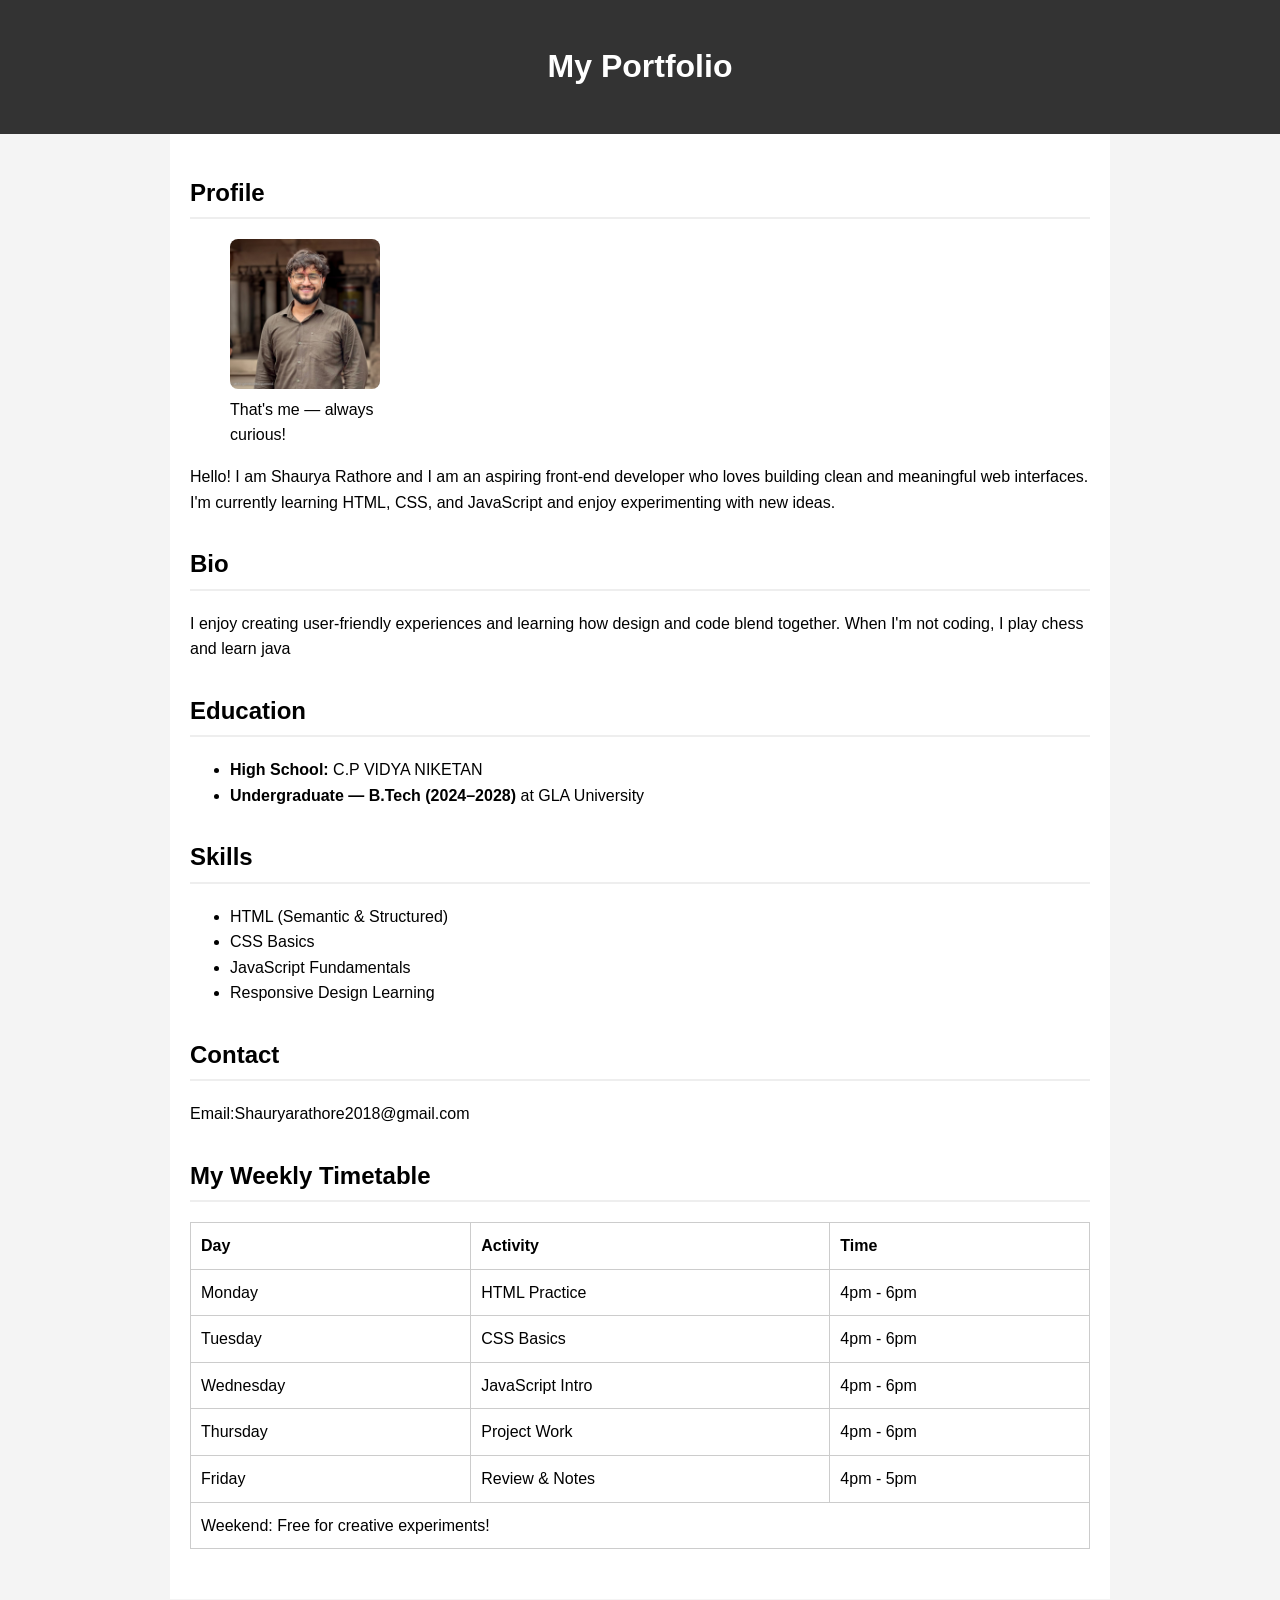
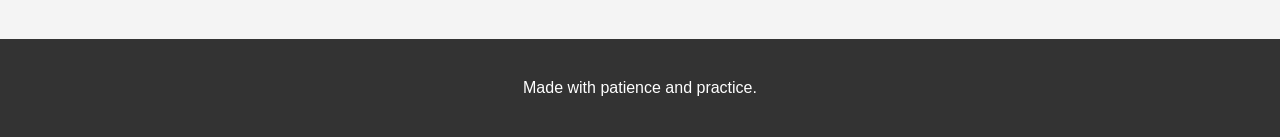
<file: EXPERIMENT 1/index.html>
<!DOCTYPE html>
<html lang="en">
<head>
  <meta charset="UTF-8" />
  <meta name="viewport" content="width=device-width, initial-scale=1.0" />
  <title>My Portfolio</title>
  <style>
    body {
      font-family: Arial, sans-serif;
      margin: 0;
      padding: 0;
      background: #f4f4f4;
      line-height: 1.6;
    }
    header {
      background: #333;
      color: #fff;
      padding: 20px;
      text-align: center;
    }
    main {
      max-width: 900px;
      margin: auto;
      padding: 20px;
      background: #fff;
    }
    figure {
      width: 150px;
    }
    img {
      width: 100%;
      border-radius: 8px;
    }
    section {
      margin-bottom: 30px;
    }
    h2 {
      border-bottom: 2px solid #eee;
      padding-bottom: 5px;
    }
    table {
      width: 100%;
      border-collapse: collapse;
    }
    th, td {
      padding: 10px;
      border: 1px solid #ccc;
      text-align: left;
    }
    footer {
      margin-top: 40px;
      text-align: center;
      padding: 20px;
      background: #333;
      color: #fff;
    }
  </style>
</head>
<body>
  <header>
    <h1>My Portfolio</h1>
  </header>

  <main>
    <section>
      <h2>Profile</h2>
      <figure>
        <img src="profile.jpg" alt="My photo" />
        <figcaption>That's me — always curious!</figcaption>
      </figure>
      <p>Hello! I am Shaurya Rathore and I am an aspiring front‑end developer who loves building clean and meaningful web interfaces. I'm currently learning HTML, CSS, and JavaScript and enjoy experimenting with new ideas.</p>
    </section>

    <section>
      <h2>Bio</h2>
      <p>I enjoy creating user‑friendly experiences and learning how design and code blend together. When I'm not coding, I play chess and learn java </p>
    </section>

    <section>
      <h2>Education</h2>
      <ul>
        <li><strong>High School:</strong> C.P VIDYA NIKETAN</li>
        <li><strong>Undergraduate — B.Tech (2024–2028)</strong> at GLA University</li>
      </ul>
    </section>

    <section>
      <h2>Skills</h2>
      <ul>
        <li>HTML (Semantic & Structured)</li>
        <li>CSS Basics</li>
        <li>JavaScript Fundamentals</li>
        <li>Responsive Design Learning</li>
      </ul>
    </section>

    <section>
      <h2>Contact</h2>
      <p>Email:Shauryarathore2018@gmail.com</p>
    </section>

    <section>
      <h2>My Weekly Timetable</h2>
      <table>
        <thead>
          <tr>
            <th>Day</th>
            <th>Activity</th>
            <th>Time</th>
          </tr>
        </thead>
        <tbody>
          <tr>
            <td>Monday</td>
            <td>HTML Practice</td>
            <td>4pm - 6pm</td>
          </tr>
          <tr>
            <td>Tuesday</td>
            <td>CSS Basics</td>
            <td>4pm - 6pm</td>
          </tr>
          <tr>
            <td>Wednesday</td>
            <td>JavaScript Intro</td>
            <td>4pm - 6pm</td>
          </tr>
          <tr>
            <td>Thursday</td>
            <td>Project Work</td>
            <td>4pm - 6pm</td>
          </tr>
          <tr>
            <td>Friday</td>
            <td>Review & Notes</td>
            <td>4pm - 5pm</td>
          </tr>
        </tbody>
        <tfoot>
          <tr>
            <td colspan="3">Weekend: Free for creative experiments!</td>
          </tr>
        </tfoot>
      </table>
    </section>
  </main>

  <footer>
    <p>Made with patience and practice.</p>
  </footer>
</body>
</html>
</file>
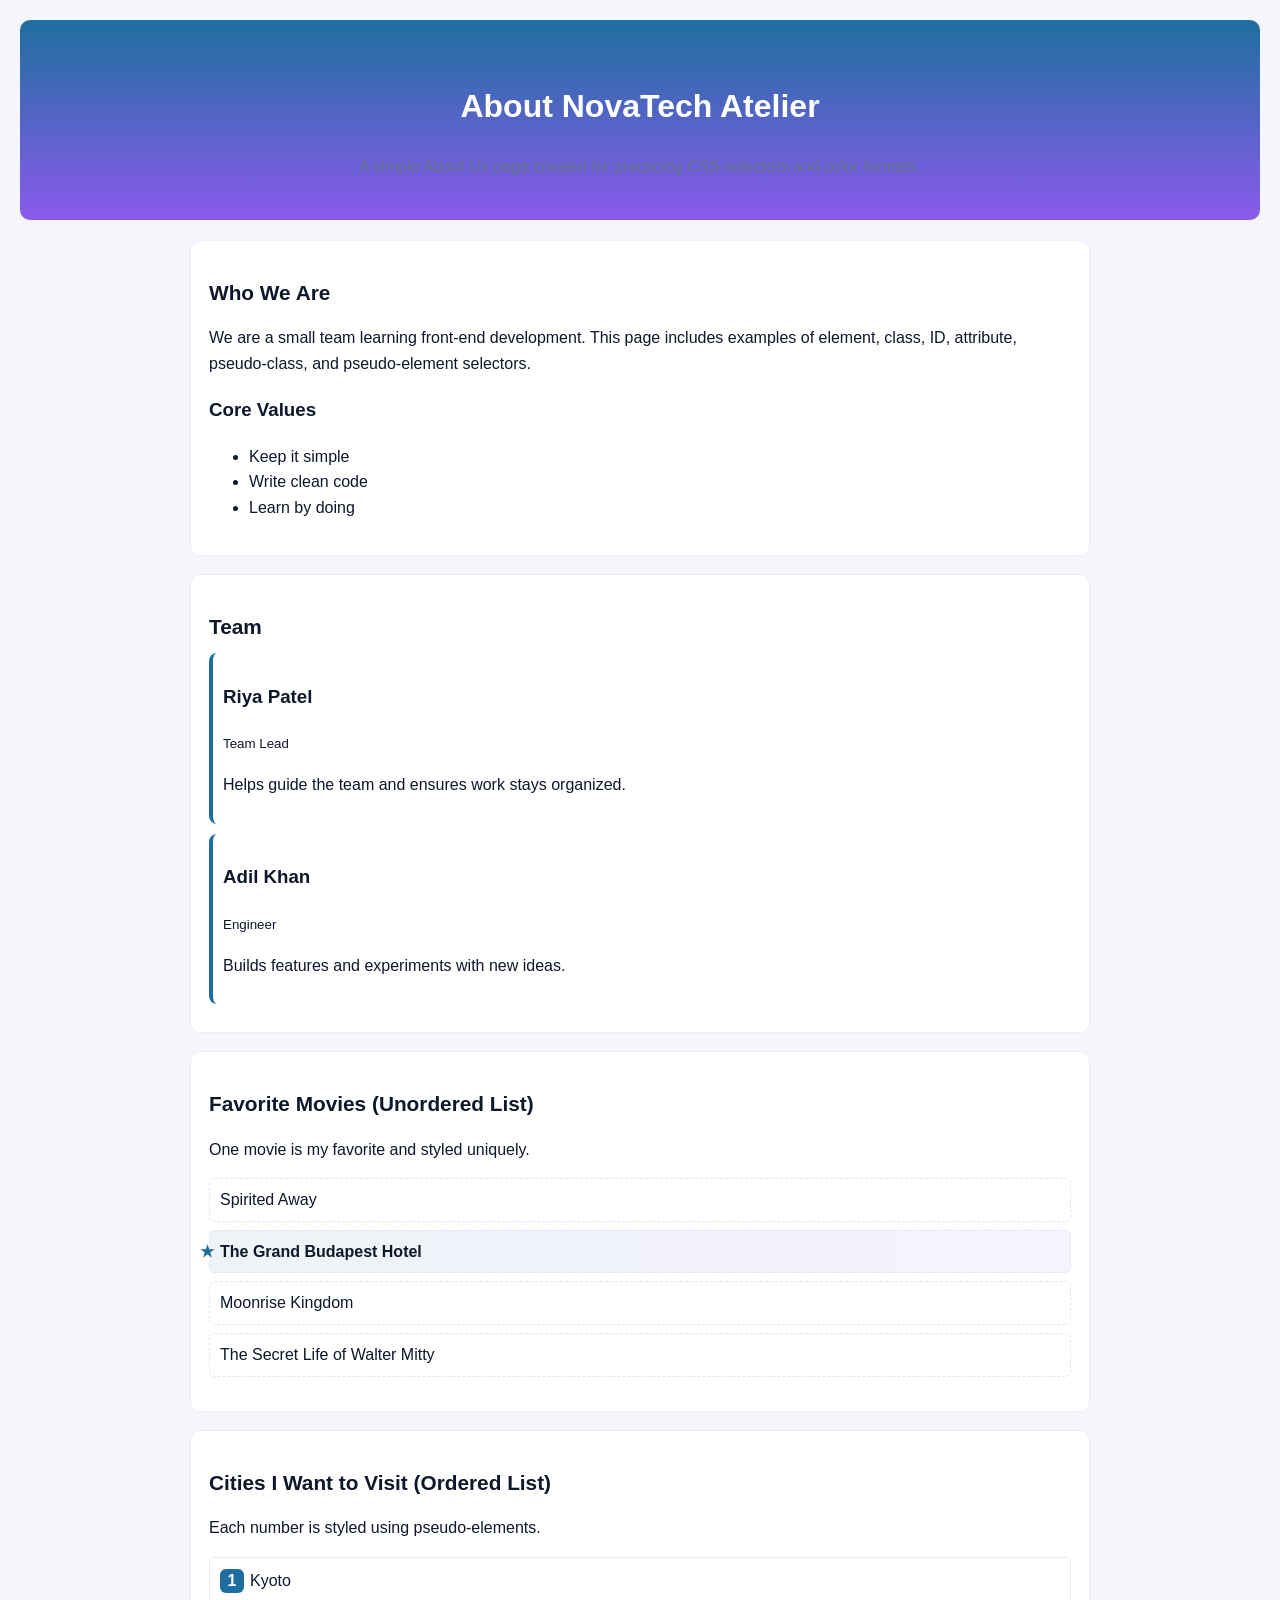
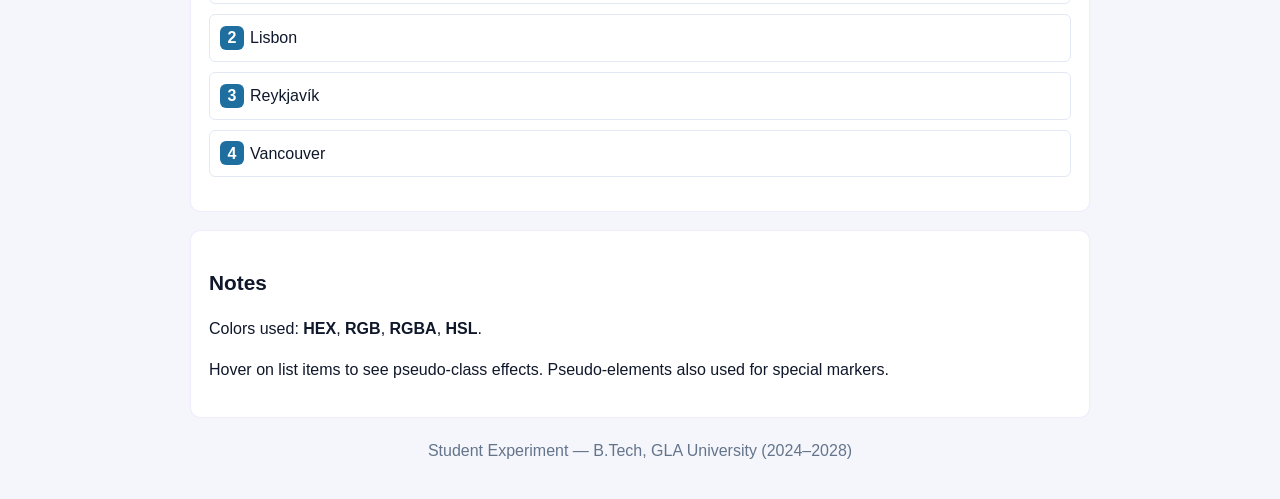
<file: EXPERIMENT 2/index.html>
<!DOCTYPE html>
<html lang="en">
  <head>
    <meta charset="UTF-8" />
    <meta name="viewport" content="width=device-width, initial-scale=1" />
    <title>Experiment 2 — About Us</title>
    <link rel="stylesheet" href="style.css" />
  </head>

  <body>
    <header id="about-header">
      <h1>About NovaTech Atelier</h1>
      <p class="lead">
        A simple About Us page created for practicing CSS selectors and color
        formats.
      </p>
    </header>

    <main class="container">
      <!-- Section: Who we are -->
      <section id="who" class="card">
        <h2 class="section-title">Who We Are</h2>
        <p>
          We are a small team learning front-end development. This page includes
          examples of element, class, ID, attribute, pseudo-class, and
          pseudo-element selectors.
        </p>

        <h3>Core Values</h3>
        <ul class="values">
          <li>Keep it simple</li>
          <li>Write clean code</li>
          <li>Learn by doing</li>
        </ul>
      </section>

      <!-- Section: Team -->
      <section id="team" class="card">
        <h2 class="section-title">Team</h2>

        <article class="member" data-role="lead">
          <h3>Riya Patel</h3>
          <small>Team Lead</small>
          <p>Helps guide the team and ensures work stays organized.</p>
        </article>

        <article class="member" data-role="engineer">
          <h3>Adil Khan</h3>
          <small>Engineer</small>
          <p>Builds features and experiments with new ideas.</p>
        </article>
      </section>

      <!-- Movies List -->
      <section id="movies" class="card">
        <h2 class="section-title">Favorite Movies (Unordered List)</h2>
        <p>One movie is my favorite and styled uniquely.</p>

        <ul class="movies">
          <li>Spirited Away</li>
          <li class="fav">The Grand Budapest Hotel</li>
          <li>Moonrise Kingdom</li>
          <li>The Secret Life of Walter Mitty</li>
        </ul>
      </section>

      <!-- Cities List -->
      <section id="cities" class="card">
        <h2 class="section-title">Cities I Want to Visit (Ordered List)</h2>
        <p>Each number is styled using pseudo-elements.</p>

        <ol class="cities">
          <li>Kyoto</li>
          <li>Lisbon</li>
          <li>Reykjavík</li>
          <li>Vancouver</li>
        </ol>
      </section>

      <!-- Notes -->
      <section id="notes" class="card">
        <h2 class="section-title">Notes</h2>
        <p>
          Colors used: <strong>HEX</strong>, <strong>RGB</strong>,
          <strong>RGBA</strong>, <strong>HSL</strong>.
        </p>
        <p class="small">
          Hover on list items to see pseudo-class effects. Pseudo-elements also
          used for special markers.
        </p>
      </section>
    </main>

    <footer class="site-footer">
      <p>Student Experiment — B.Tech, GLA University (2024–2028)</p>
    </footer>
  </body>
</html>
</file>
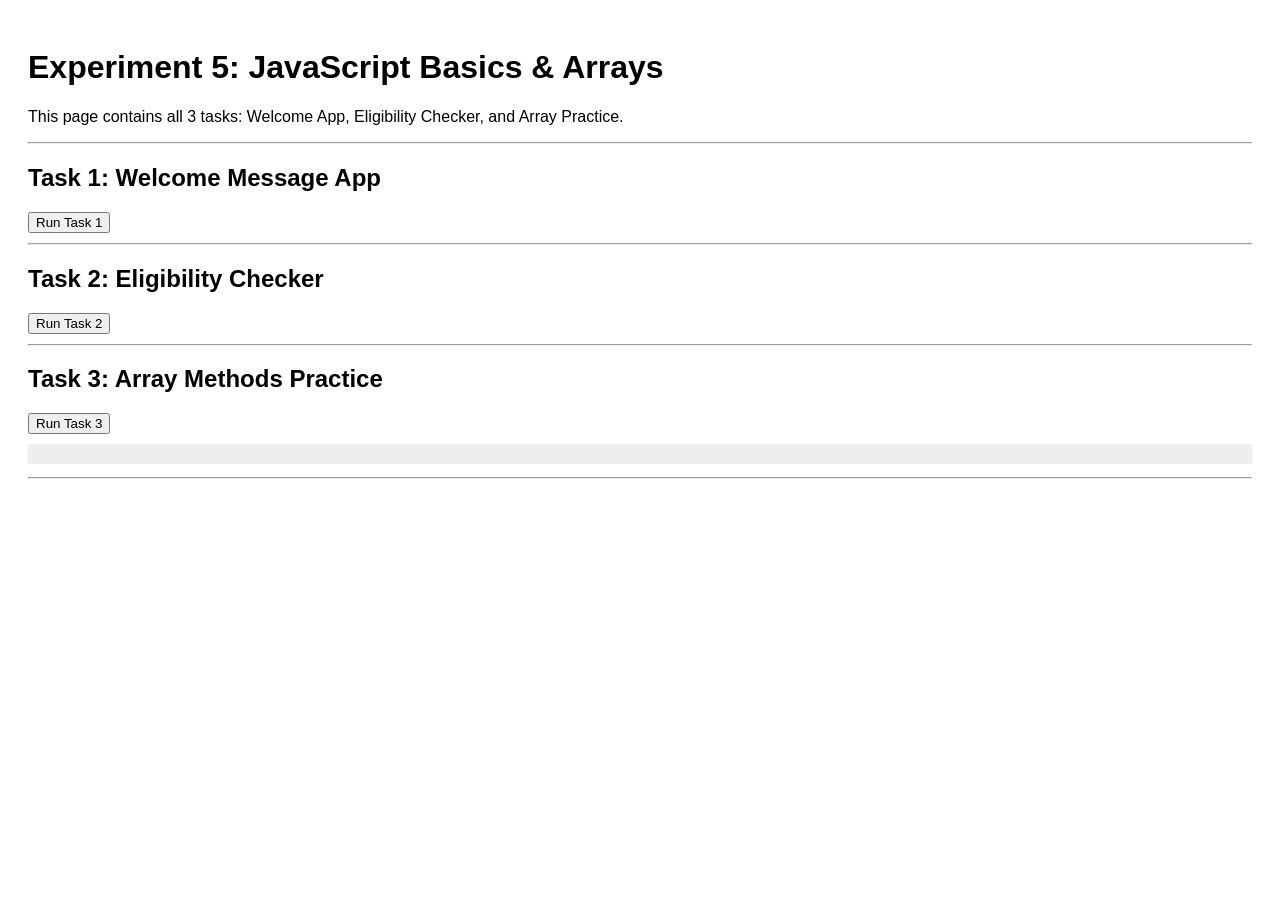
<file: EXPERIMENT 5/index.html>
<!DOCTYPE html>
<html lang="en">
<head>
  <meta charset="UTF-8">
  <meta name="viewport" content="width=device-width, initial-scale=1.0">
  <title>Experiment 5 - JavaScript Basics</title>
</head>

<body style="font-family: Arial; padding: 20px;">

  <h1>Experiment 5: JavaScript Basics & Arrays</h1>
  <p>This page contains all 3 tasks: Welcome App, Eligibility Checker, and Array Practice.</p>

  <hr>

  <!-- ================== TASK 1 ================== -->
  <h2>Task 1: Welcome Message App</h2>
  <button onclick="welcomeUser()">Run Task 1</button>
  <div id="task1Output" style="margin-top: 10px;"></div>
  <hr>

  <!-- ================== TASK 2 ================== -->
  <h2>Task 2: Eligibility Checker</h2>
  <button onclick="checkEligibility()">Run Task 2</button>
  <div id="task2Output" style="margin-top: 10px;"></div>
  <hr>

  <!-- ================== TASK 3 ================== -->
  <h2>Task 3: Array Methods Practice</h2>
  <button onclick="runArrayTasks()">Run Task 3</button>
  <pre id="task3Output" style="background:#eee; padding:10px; margin-top:10px;"></pre>

  <hr>

  <!-- Link to external JS file -->
  <script src="script.js"></script>

</body>
</html>
</file>
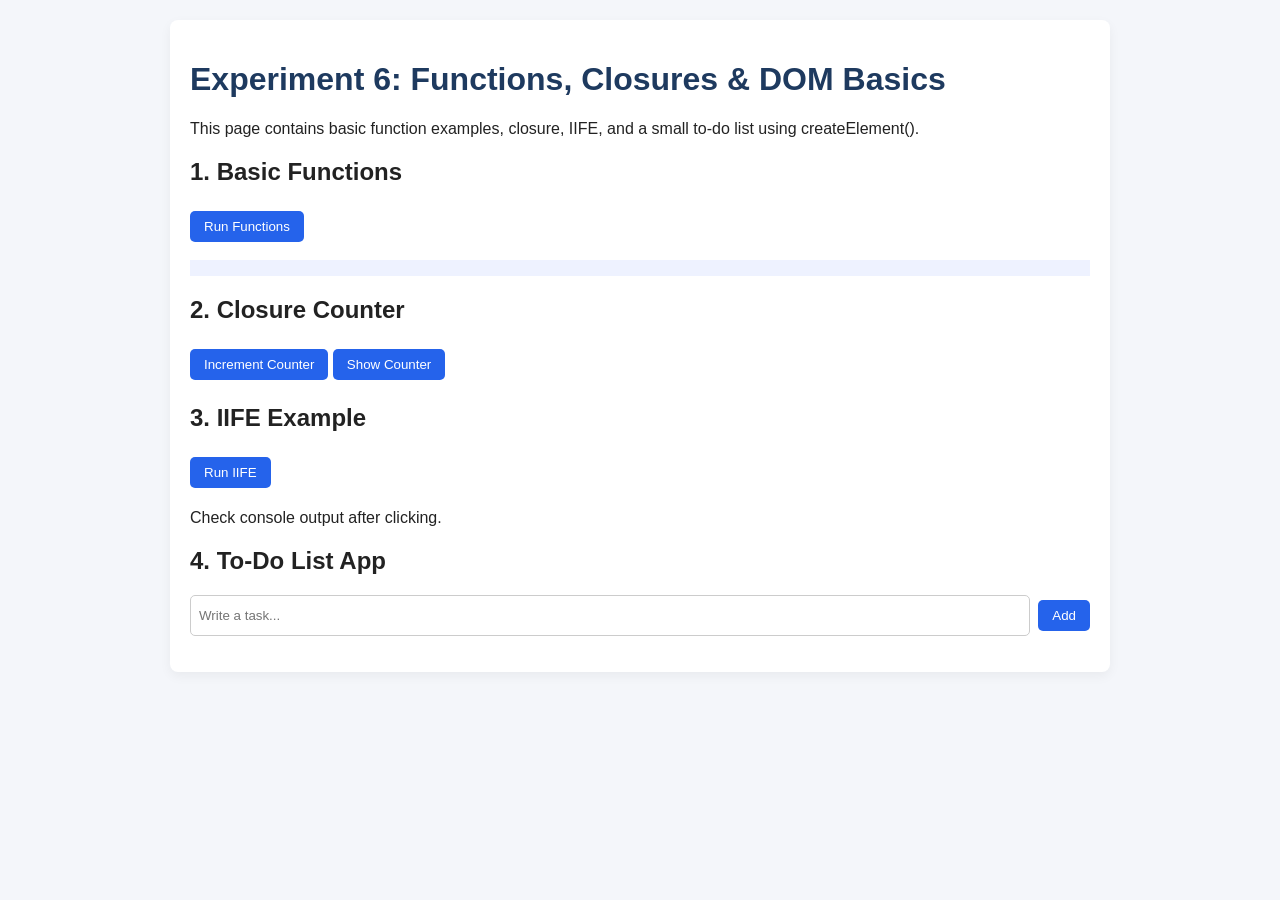
<file: EXPERIMENT 6/index.html>
<!DOCTYPE html>
<html lang="en">
<head>
  <meta charset="UTF-8">
  <meta name="viewport" content="width=device-width, initial-scale=1.0">
  <title>Experiment 6 - Functions, Closures & DOM Basics</title>
  <link rel="stylesheet" href="style.css">
</head>
<body>

  <main>
    <h1>Experiment 6: Functions, Closures & DOM Basics</h1>
    <p>This page contains basic function examples, closure, IIFE, and a small to-do list using createElement().</p>

    <!-- Functions -->
    <section>
      <h2>1. Basic Functions</h2>
      <button id="runFunctions">Run Functions</button>
      <pre id="functionsOutput"></pre>
    </section>

    <!-- Closure -->
    <section>
      <h2>2. Closure Counter</h2>
      <button id="incCounter">Increment Counter</button>
      <button id="showCounter">Show Counter</button>
      <p id="counterOutput"></p>
    </section>

    <!-- IIFE -->
    <section>
      <h2>3. IIFE Example</h2>
      <button id="runIIFE">Run IIFE</button>
      <p>Check console output after clicking.</p>
    </section>

    <!-- To-Do List -->
    <section>
      <h2>4. To-Do List App</h2>
      <div class="todo-input">
        <input type="text" id="todoInput" placeholder="Write a task...">
        <button id="addTodo">Add</button>
      </div>

      <ul id="todoList"></ul>
    </section>
  </main>

  <script src="script.js"></script>
</body>
</html>
</file>
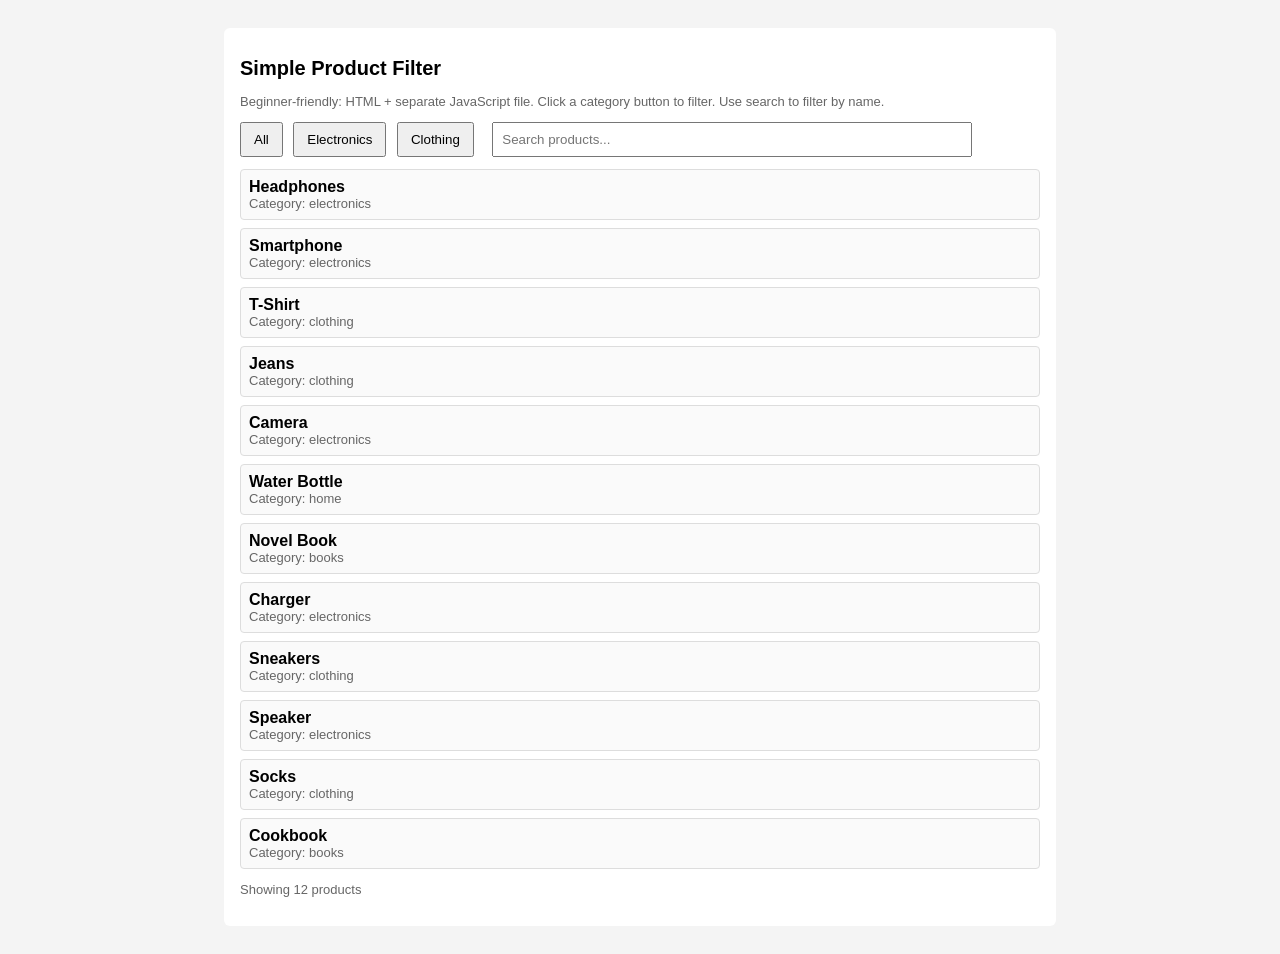
<file: ASSIGNMENT TASKS/Task 5/index.html>
<!-- index.html -->
<!doctype html>
<html lang="en">
<head>
<meta charset="utf-8">
<meta name="viewport" content="width=device-width,initial-scale=1">
<title>Product Filter (Beginner)</title>
<style>
/* Very simple styles so a 2nd-year student could understand */
body{font-family:Arial,Helvetica,sans-serif;padding:20px;background:#f4f4f4}
.container{max-width:800px;margin:0 auto;background:#fff;padding:16px;border-radius:6px}
h1{font-size:20px}
.controls{margin:12px 0}
button{padding:8px 12px;margin-right:6px;cursor:pointer}
input[type="search"]{padding:8px;width:60%;margin-left:8px}
.product{border:1px solid #ddd;padding:8px;border-radius:4px;margin:8px 0;background:#fafafa}
.muted{color:#666;font-size:13px}
</style>
</head>
<body>
<div class="container">
<h1>Simple Product Filter</h1>
<p class="muted">Beginner-friendly: HTML + separate JavaScript file. Click a category button to filter. Use search to filter by name.</p>


<div class="controls">
<button id="btn-all">All</button>
<button id="btn-electronics">Electronics</button>
<button id="btn-clothing">Clothing</button>
<input id="search" type="search" placeholder="Search products...">
</div>


<div id="product-list" aria-live="polite"></div>


<p class="muted" id="count">Showing 0 products</p>
</div>


<!-- Link to the separate JavaScript file -->
<script src="script.js"></script>
</body>
</html>
</file>
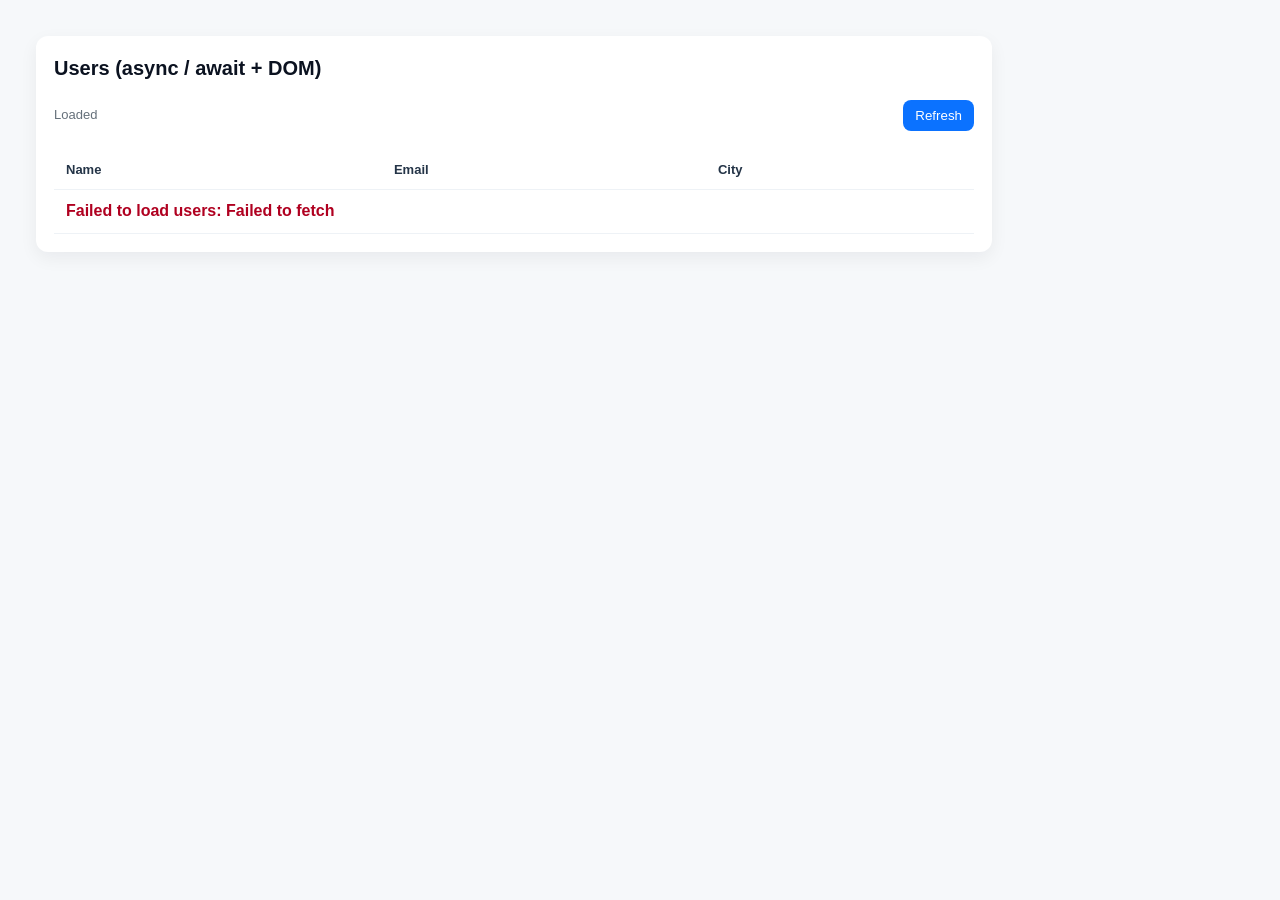
<file: ASSIGNMENT TASKS/Task 6/index.html>
<!doctype html>
<html lang="en">
<head>
  <meta charset="utf-8" />
  <meta name="viewport" content="width=device-width,initial-scale=1" />
  <title>Async Users Fetch — JSONPlaceholder</title>
  <style>
    :root{font-family:Inter,Segoe UI,Roboto,Arial,sans-serif;line-height:1.4}
    body{padding:28px;background:#f6f8fa;color:#0b1220}
    h1{font-size:20px;margin:0 0 18px}
    .card{background:#fff;border-radius:12px;padding:18px;box-shadow:0 6px 18px rgba(11,18,32,0.06);max-width:920px}
    .controls{display:flex;gap:12px;align-items:center;margin-bottom:12px}
    button{background:#0b72ff;color:#fff;border:0;padding:8px 12px;border-radius:8px;cursor:pointer}
    button:disabled{opacity:.6;cursor:not-allowed}
    table{width:100%;border-collapse:collapse;margin-top:8px}
    th,td{padding:10px 12px;text-align:left;border-bottom:1px solid #eef2f6}
    th{font-weight:600;font-size:13px;color:#243447}
    .muted{color:#65707a;font-size:13px}
    .spinner{width:18px;height:18px;border-radius:50%;border:3px solid rgba(0,0,0,0.08);border-top-color:#0b72ff;animation:spin 1s linear infinite;display:inline-block}
    @keyframes spin{to{transform:rotate(360deg)}}
    .status{display:flex;gap:10px;align-items:center}
    .error{color:#b00020;font-weight:600}
    .center{display:flex;align-items:center;justify-content:center;padding:20px}
    .empty{padding:14px;color:#475569}
  </style>
</head>
<body>
  <div class="card">
    <h1>Users (async / await + DOM)</h1>
    <div class="controls">
      <div class="status">
        <div id="spinner" aria-hidden="true" style="display:none" class="spinner"></div>
        <div id="statusText" class="muted">Ready</div>
      </div>

      <div style="flex:1"></div>

      <button id="refreshBtn">Refresh</button>
    </div>

    <div style="overflow:auto">
      <table aria-live="polite" id="usersTable">
        <thead>
          <tr>
            <th>Name</th>
            <th>Email</th>
            <th>City</th>
          </tr>
        </thead>
        <tbody id="tableBody">
          <tr class="empty"><td colspan="3">No data loaded yet.</td></tr>
        </tbody>
      </table>
    </div>
  </div>

  <script>
    // Single-file example that fetches users using async/await from JSONPlaceholder
    // Endpoint: https://jsonplaceholder.typicode.com/users

    const API_URL = 'https://jsonplaceholder.typicode.com/users';
    const spinner = document.getElementById('spinner');
    const statusText = document.getElementById('statusText');
    const refreshBtn = document.getElementById('refreshBtn');
    const tableBody = document.getElementById('tableBody');

    // Show/hide loading spinner and update status text
    function setLoading(isLoading) {
      if (isLoading) {
        spinner.style.display = 'inline-block';
        statusText.textContent = 'Loading...';
        refreshBtn.disabled = true;
      } else {
        spinner.style.display = 'none';
        statusText.textContent = 'Loaded';
        refreshBtn.disabled = false;
      }
    }

    // Render users array into the table body
    function renderUsers(users) {
      tableBody.innerHTML = '';
      if (!Array.isArray(users) || users.length === 0) {
        tableBody.innerHTML = '<tr class="empty"><td colspan="3">No users available.</td></tr>';
        return;
      }

      const fragment = document.createDocumentFragment();
      users.forEach(user => {
        const tr = document.createElement('tr');
        const nameTd = document.createElement('td');
        const emailTd = document.createElement('td');
        const cityTd = document.createElement('td');

        nameTd.textContent = user.name || '';
        emailTd.textContent = user.email || '';
        cityTd.textContent = (user.address && user.address.city) || '';

        tr.appendChild(nameTd);
        tr.appendChild(emailTd);
        tr.appendChild(cityTd);
        fragment.appendChild(tr);
      });

      tableBody.appendChild(fragment);
    }

    // Fetch users with async/await and basic error handling
    async function fetchUsers() {
      try {
        setLoading(true);
        // Intentional small delay to show spinner on fast networks (remove if you want)
        // await new Promise(res => setTimeout(res, 200));

        const res = await fetch(API_URL, { cache: 'no-store' });
        if (!res.ok) throw new Error(`HTTP ${res.status} - ${res.statusText}`);
        const users = await res.json();

        renderUsers(users);
        statusText.textContent = `Loaded ${users.length} users`;
      } catch (err) {
        console.error('Fetch failed', err);
        tableBody.innerHTML = `<tr class="empty"><td colspan="3" class="error">Failed to load users: ${err.message}</td></tr>`;
        statusText.textContent = 'Error';
      } finally {
        setLoading(false);
      }
    }

    // Wire up button
    refreshBtn.addEventListener('click', () => fetchUsers());

    // Fetch on initial load
    window.addEventListener('DOMContentLoaded', () => fetchUsers());
  </script>
</body>
</html>
</file>
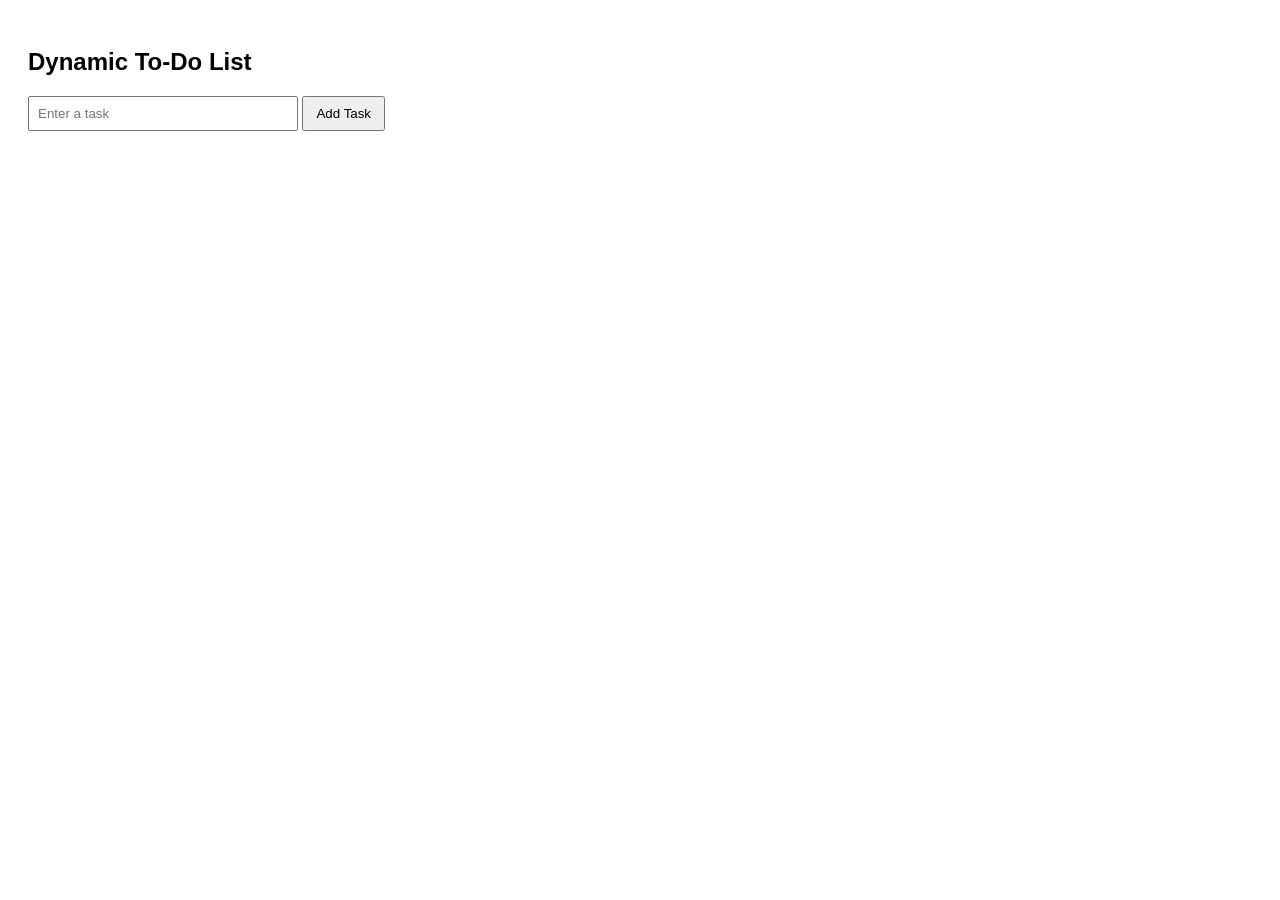
<file: ASSIGNMENT TASKS/Task1/index.html>
<!DOCTYPE html>
<html lang="en">
<head>
  <meta charset="UTF-8">
  <meta name="viewport" content="width=device-width, initial-scale=1.0">
  <title>Dynamic To-Do List</title>

  <style>
    body {
      font-family: Arial, sans-serif;
      padding: 20px;
    }

    #taskInput {
      padding: 8px;
      width: 250px;
    }

    button {
      padding: 8px 12px;
      cursor: pointer;
    }

    ul {
      list-style: none;
      padding: 0;
      margin-top: 20px;
      width: 300px;
    }

    li {
      background: #f4f4f4;
      padding: 8px;
      margin-bottom: 10px;
      display: flex;
      justify-content: space-between;
      align-items: center;
    }

    .actions button {
      margin-left: 8px;
    }
  </style>
</head>
<body>

  <h2>Dynamic To-Do List</h2>

  <input type="text" id="taskInput" placeholder="Enter a task">
  <button id="addBtn">Add Task</button>

  <ul id="taskList"></ul>

  <script src="script.js"></script>
</body>
</html>
</file>
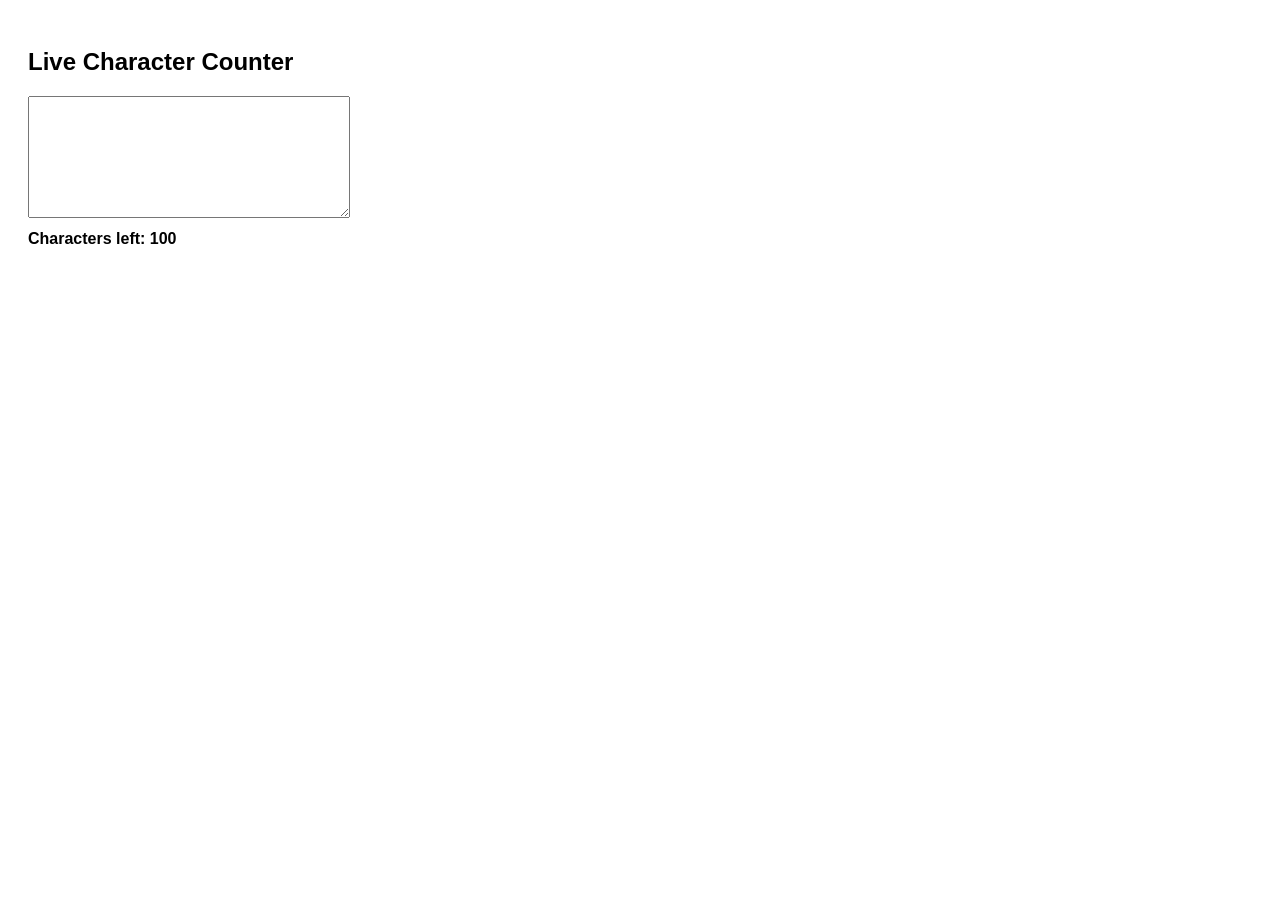
<file: ASSIGNMENT TASKS/Task2/index.html>
<!DOCTYPE html>
<html lang="en">
<head>
  <meta charset="UTF-8">
  <meta name="viewport" content="width=device-width, initial-scale=1.0">
  <title>Live Character Counter</title>

  <style>
    body {
      font-family: Arial, sans-serif;
      padding: 20px;
    }

    textarea {
      width: 300px;
      height: 100px;
      padding: 10px;
      font-size: 14px;
    }

    #counter {
      margin-top: 8px;
      font-weight: bold;
    }
  </style>
</head>
<body>

  <h2>Live Character Counter</h2>

  <textarea id="textArea" maxlength="100"></textarea>
  <p id="counter">Characters left: 100</p>

  <script src="script.js"></script>
</body>
</html>
</file>
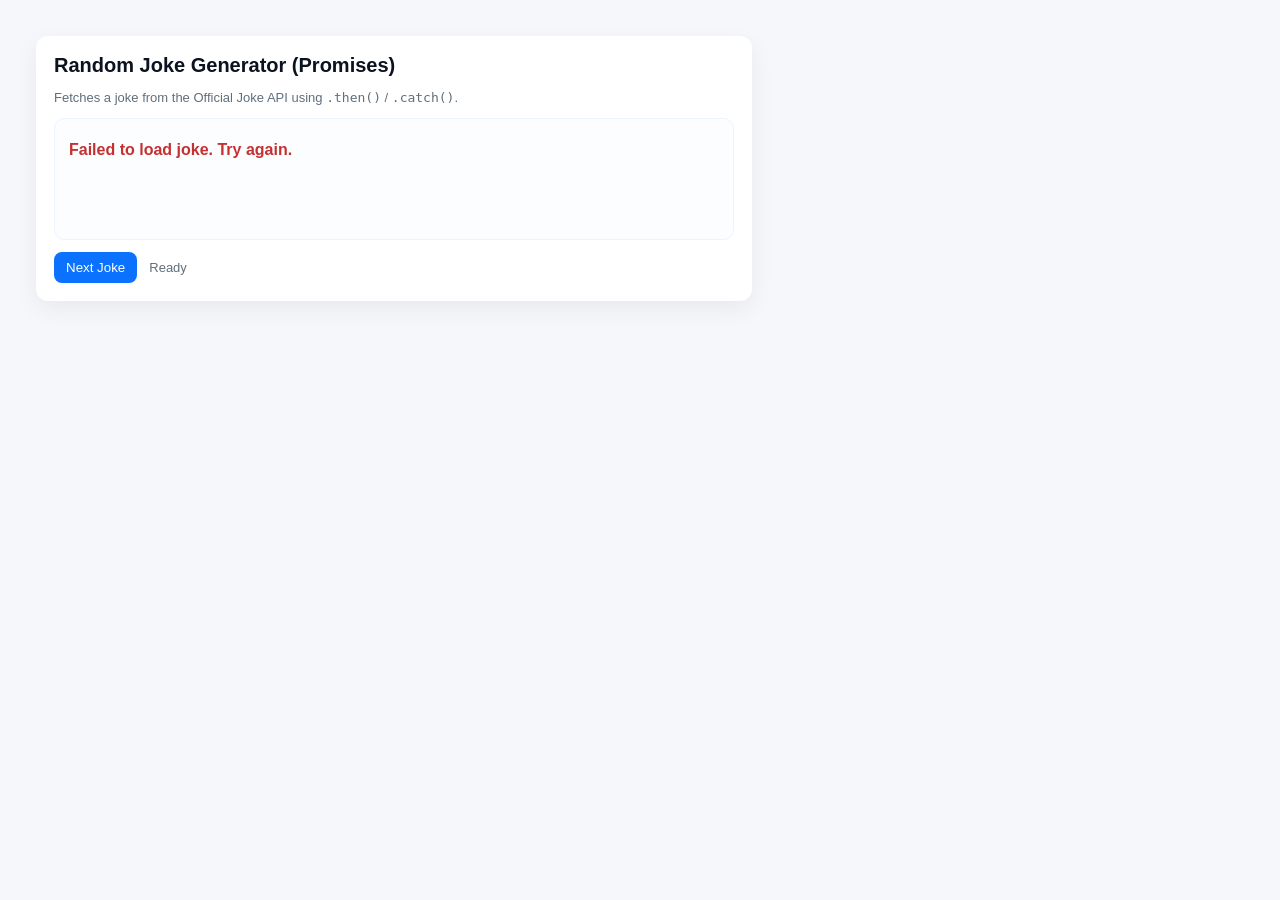
<file: ASSIGNMENT TASKS/Task7/index.html>
<!doctype html>
<html lang="en">
<head>
  <meta charset="utf-8" />
  <meta name="viewport" content="width=device-width,initial-scale=1" />
  <title>Random Joke Generator — Promises</title>
  <style>
    :root{font-family:Inter,Segoe UI,Roboto,Arial,sans-serif}
    body{background:#f5f7fb;color:#0b1220;padding:28px}
    .card{max-width:680px;background:white;padding:18px;border-radius:12px;box-shadow:0 8px 24px rgba(11,18,32,0.06)}
    h1{font-size:20px;margin:0 0 12px}
    .joke{padding:14px;border-radius:10px;background:#fbfdff;border:1px solid #eef4ff;min-height:92px;display:flex;flex-direction:column;gap:8px}
    .setup{font-weight:600}
    .punchline{color:#0b72ff;font-weight:700}
    .controls{display:flex;align-items:center;gap:12px;margin-top:12px}
    button{background:#0b72ff;color:#fff;border:0;padding:8px 12px;border-radius:8px;cursor:pointer}
    button:disabled{opacity:.6;cursor:not-allowed}
    .muted{color:#606f7b;font-size:13px}
    .spinner{width:18px;height:18px;border-radius:50%;border:3px solid rgba(0,0,0,0.08);border-top-color:#0b72ff;animation:spin 1s linear infinite;display:inline-block}
    @keyframes spin{to{transform:rotate(360deg)}}
    .error{color:#c53030;font-weight:700}
  </style>
</head>
<body>
  <div class="card">
    <h1>Random Joke Generator (Promises)</h1>
    <p class="muted">Fetches a joke from the Official Joke API using <code>.then()</code> / <code>.catch()</code>.</p>

    <div class="joke" id="jokeBox">
      <div id="setup" class="setup">—</div>
      <div id="punchline" class="punchline">Click <strong>Next Joke</strong> to start.</div>
    </div>

    <div class="controls">
      <button id="nextBtn">Next Joke</button>
      <div id="spinner" style="display:none" class="spinner" aria-hidden="true"></div>
      <div id="status" class="muted">Idle</div>
    </div>
  </div>

  <script>
    // Promise-based fetch implementation using .then() and .catch()
    const API = 'https://official-joke-api.appspot.com/random_joke';
    const nextBtn = document.getElementById('nextBtn');
    const spinner = document.getElementById('spinner');
    const status = document.getElementById('status');
    const setupEl = document.getElementById('setup');
    const punchEl = document.getElementById('punchline');

    function setLoading(isLoading) {
      if (isLoading) {
        spinner.style.display = 'inline-block';
        status.textContent = 'Fetching joke...';
        nextBtn.disabled = true;
      } else {
        spinner.style.display = 'none';
        status.textContent = 'Ready';
        nextBtn.disabled = false;
      }
    }

    function showError(message) {
      setupEl.textContent = '';
      punchEl.textContent = message;
      punchEl.classList.add('error');
    }

    function clearErrorStyle() {
      punchEl.classList.remove('error');
    }

    function fetchJoke() {
      setLoading(true);
      clearErrorStyle();

      // Using fetch with .then() and .catch()
      fetch(API, { cache: 'no-store' })
        .then(response => {
          if (!response.ok) throw new Error(`HTTP ${response.status}`);
          return response.json();
        })
        .then(joke => {
          // Update UI
          setupEl.textContent = joke.setup || '—';
          punchEl.textContent = joke.punchline || '—';
          status.textContent = 'Joke loaded';
        })
        .catch(err => {
          console.error('Failed to fetch joke', err);
          showError('Failed to load joke. Try again.');
          status.textContent = 'Error';
        })
        .finally(() => {
          // Re-enable button regardless of success/failure
          setLoading(false);
        });
    }

    nextBtn.addEventListener('click', fetchJoke);
    // Load one initially
    window.addEventListener('DOMContentLoaded', () => fetchJoke());
  </script>
</body>
</html>
</file>
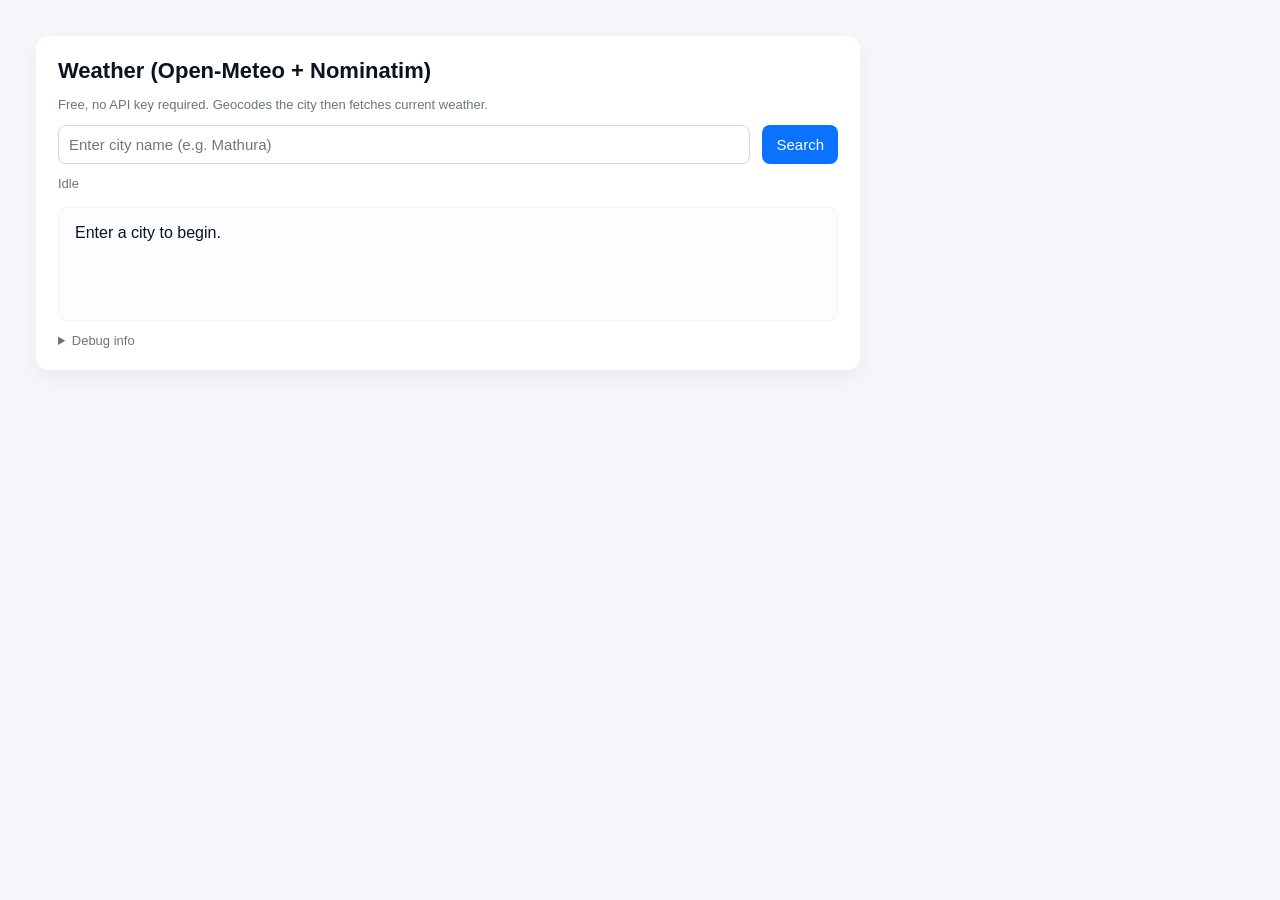
<file: ASSIGNMENT TASKS/Weather App/index.html>
<!doctype html>
<html lang="en">
<head>
  <meta charset="utf-8" />
  <meta name="viewport" content="width=device-width,initial-scale=1" />
  <title>Weather (Open-Meteo + Nominatim) — No API Key</title>
  <style>
    :root{font-family:Inter,Segoe UI,Roboto,Arial,sans-serif}
    body{background:#f5f7fb;color:#0b1220;padding:28px}
    .card{max-width:780px;background:white;padding:22px;border-radius:12px;box-shadow:0 8px 24px rgba(11,18,32,0.06)}
    h1{font-size:22px;margin:0 0 12px}
    .row{display:flex;gap:12px;margin-bottom:12px}
    input{flex:1;padding:10px;border-radius:8px;border:1px solid #d0d7e1;font-size:15px}
    button{background:#0b72ff;color:#fff;border:0;padding:10px 14px;border-radius:8px;cursor:pointer;font-size:15px}
    button:disabled{opacity:.6;cursor:not-allowed}
    .result{margin-top:16px;padding:16px;border-radius:10px;background:#fbfdff;border:1px solid #eef4ff;min-height:80px}
    .muted{font-size:13px;color:#6c7480}
    .error{color:#c53030;font-weight:700}
    .spinner{width:18px;height:18px;border-radius:50%;border:3px solid rgba(0,0,0,0.08);border-top-color:#0b72ff;animation:spin 1s linear infinite;display:inline-block}
    @keyframes spin{to{transform:rotate(360deg)}}
    pre{white-space:pre-wrap;word-break:break-word;background:#fff;padding:8px;border-radius:6px;border:1px solid #eef2f6}
    .small{font-size:13px;color:#556}
  </style>
</head>
<body>
  <div class="card">
    <h1>Weather (Open-Meteo + Nominatim)</h1>
    <p class="muted">Free, no API key required. Geocodes the city then fetches current weather.</p>

    <div class="row">
      <input id="cityInput" placeholder="Enter city name (e.g. Mathura)" />
      <button id="searchBtn">Search</button>
    </div>

    <div class="row" style="align-items:center;gap:8px;margin-bottom:0">
      <div id="spinner" style="display:none" class="spinner" aria-hidden="true"></div>
      <div id="status" class="muted">Idle</div>
    </div>

    <div id="result" class="result">Enter a city to begin.</div>

    <details style="margin-top:12px">
      <summary class="muted">Debug info</summary>
      <div style="margin-top:8px" class="small">
        Network requests and raw JSON are printed to the DevTools console for debugging.
      </div>
    </details>
  </div>

  <script>
    // Endpoints (no key required)
    const GEOCODE_URL = "https://nominatim.openstreetmap.org/search";
    const OPEN_METEO_URL = "https://api.open-meteo.com/v1/forecast";

    const cityInput = document.getElementById("cityInput");
    const searchBtn = document.getElementById("searchBtn");
    const resultBox = document.getElementById("result");
    const spinner = document.getElementById("spinner");
    const statusText = document.getElementById("status");

    function setLoading(isLoading){
      if(isLoading){
        spinner.style.display = "inline-block";
        searchBtn.disabled = true;
        statusText.textContent = "Fetching...";
      } else {
        spinner.style.display = "none";
        searchBtn.disabled = false;
        statusText.textContent = "Ready";
      }
    }

    function showError(msg){
      resultBox.innerHTML = `<div class="error">${escapeHtml(msg)}</div>`;
    }
    function showResult(html){
      resultBox.innerHTML = html;
    }
    function escapeHtml(str){
      return String(str).replace(/[&<>"']/g, s => ({
        '&':'&amp;','<':'&lt;','>':'&gt;','"':'&quot;',"'":'&#39;'
      })[s]);
    }

    // Map Open-Meteo weathercode -> short description (basic)
    const WEATHER_CODE_MAP = {
      0: "Clear sky",
      1: "Mainly clear",
      2: "Partly cloudy",
      3: "Overcast",
      45: "Fog",
      48: "Depositing rime fog",
      51: "Light drizzle",
      53: "Moderate drizzle",
      55: "Dense drizzle",
      56: "Light freezing drizzle",
      57: "Dense freezing drizzle",
      61: "Slight rain",
      63: "Moderate rain",
      65: "Heavy rain",
      66: "Light freezing rain",
      67: "Heavy freezing rain",
      71: "Slight snow fall",
      73: "Moderate snow fall",
      75: "Heavy snow fall",
      77: "Snow grains",
      80: "Slight rain showers",
      81: "Moderate rain showers",
      82: "Violent rain showers",
      85: "Slight snow showers",
      86: "Heavy snow showers",
      95: "Thunderstorm",
      96: "Thunderstorm with slight hail",
      99: "Thunderstorm with heavy hail"
    };

    async function fetchJson(url){
      const res = await fetch(url);
      const txt = await res.text();
      let data;
      try { data = JSON.parse(txt); } catch(e) { data = txt; }
      return { status: res.status, ok: res.ok, body: data, raw: txt };
    }

    async function fetchWeather(){
      const city = cityInput.value.trim();
      if(!city){
        showError("Please enter a city name.");
        return;
      }

      setLoading(true);
      showResult(`Looking up coordinates for <strong>${escapeHtml(city)}</strong>...`);

      try {
        // 1) Geocode using Nominatim
        // Add "addressdetails=1" only if needed; we use format=json and limit=1
        const geourl = `${GEOCODE_URL}?q=${encodeURIComponent(city)}&format=json&limit=1`;
        console.log("DEBUG - Geocode URL:", geourl);
        const geo = await fetchJson(geourl);
        console.log("DEBUG - Geocode response:", geo);

        if(!geo.ok) throw new Error(`Geocoding failed (HTTP ${geo.status}).`);
        if(!Array.isArray(geo.body) || geo.body.length === 0) {
          throw new Error("City not found. Try a different spelling or add a country (e.g. 'Paris, FR').");
        }

        const place = geo.body[0];
        const lat = parseFloat(place.lat);
        const lon = parseFloat(place.lon);
        const displayName = place.display_name || city;

        // 2) Open-Meteo current weather
        const oneurl = `${OPEN_METEO_URL}?latitude=${lat}&longitude=${lon}&current_weather=true&timezone=auto`;
        console.log("DEBUG - Open-Meteo URL:", oneurl);
        const om = await fetchJson(oneurl);
        console.log("DEBUG - Open-Meteo response:", om);

        if(!om.ok) throw new Error(`Weather fetch failed (HTTP ${om.status}). Raw: ${om.raw}`);

        const cw = om.body.current_weather;
        if(!cw) throw new Error("No current_weather in Open-Meteo response.");

        const temp = cw.temperature;
        const wind = cw.windspeed;
        const code = cw.weathercode;
        const desc = WEATHER_CODE_MAP[code] || `Code ${code}`;

        showResult(`
          <div><strong>Location:</strong> ${escapeHtml(displayName)}</div>
          <div><strong>Temperature:</strong> ${temp} °C</div>
          <div><strong>Wind speed:</strong> ${wind} km/h</div>
          <div><strong>Condition:</strong> ${escapeHtml(desc)}</div>
          <hr style="margin:12px 0" />
          <div class="small">Debug: check console for raw JSON responses (geocoding & Open-Meteo).</div>
        `);

        statusText.textContent = "Weather loaded";

      } catch (err) {
        console.error(err);
        showError(err.message || "Failed to fetch weather.");
        statusText.textContent = "Error";
      } finally {
        setLoading(false);
      }
    }

    searchBtn.addEventListener("click", fetchWeather);
    cityInput.addEventListener("keyup", e => { if(e.key === "Enter") fetchWeather(); });

    // optional: prefill a city for quick testing
    // cityInput.value = "Mathura";
    // window.addEventListener('DOMContentLoaded', () => fetchWeather());
  </script>
</body>
</html>
</file>
<file: EXPERIMENT 2/style.css>
:root {
  --brand-hex: #1e6f9f;
  --muted-rgb: rgb(100, 116, 139);
  --glass-rgba: rgba(139, 92, 246, 0.12);
  --accent-hsl: hsl(260, 80%, 64%);
  --bg: #f4f6fb;
  --card: #ffffff;
  --ink: #0f172a;
}

body {
  font-family: Arial, sans-serif;
  margin: 0;
  background: var(--bg);
  color: var(--ink);
  padding: 20px;
  line-height: 1.6;
}

header#about-header {
  background: linear-gradient(180deg, var(--brand-hex), var(--accent-hsl));
  padding: 40px 20px;
  text-align: center;
  color: white;
  border-radius: 10px;
  margin-bottom: 20px;
}

.lead {
  color: var(--muted-rgb);
  max-width: 700px;
  margin: auto;
}

.container {
  max-width: 900px;
  margin: auto;
}

.card {
  background: var(--card);
  padding: 18px;
  margin-bottom: 18px;
  border-radius: 10px;
  border: 1px solid var(--glass-rgba);
}

.section-title {
  margin-bottom: 10px;
  font-size: 1.3rem;
}

.member[data-role] {
  border-left: 4px solid var(--brand-hex);
  padding: 10px;
  margin-bottom: 10px;
  border-radius: 8px;
}

/* Movie list */
.movies {
  list-style: none;
  padding-left: 0;
}

.movies li {
  background: #fff;
  border: 1px dashed #dfe5f3;
  padding: 8px 10px;
  margin-bottom: 8px;
  border-radius: 6px;
  transition: 0.2s;
}

.movies li:hover {
  color: var(--brand-hex);
  transform: translateX(4px);
}

.movies li.fav {
  background: linear-gradient(
    90deg,
    rgba(30, 111, 159, 0.08),
    rgba(139, 92, 246, 0.08)
  );
  font-weight: bold;
  position: relative;
}

.movies li.fav::before {
  content: "★";
  color: var(--brand-hex);
  position: absolute;
  left: -10px;
  top: 8px;
}

/* Cities list */
.cities {
  counter-reset: city;
  list-style: none;
  padding-left: 0;
}

.cities li {
  counter-increment: city;
  padding: 10px 10px 10px 40px;
  margin-bottom: 10px;
  background: #fff;
  border-radius: 6px;
  position: relative;
  border: 1px solid #e3e8f4;
}

.cities li::before {
  content: counter(city);
  background: var(--brand-hex);
  color: white;
  width: 24px;
  height: 24px;
  border-radius: 6px;
  position: absolute;
  left: 10px;
  top: 50%;
  transform: translateY(-50%);
  display: flex;
  align-items: center;
  justify-content: center;
  font-weight: bold;
}

.cities li:hover {
  background: #f8fbff;
}

/* footer */
.site-footer {
  text-align: center;
  color: var(--muted-rgb);
  margin-top: 20px;
}
</file>
<file: EXPERIMENT 6/style.css>
body {
  background: #f4f6fa;
  font-family: Arial, sans-serif;
  color: #222;
  margin: 0;
  padding: 0;
}

main {
  max-width: 900px;
  margin: 20px auto;
  background: #fff;
  padding: 20px;
  border-radius: 8px;
  box-shadow: 0 4px 12px rgba(0,0,0,0.05);
}

h1 {
  color: #1e3a5f;
}

button {
  background: #2563eb;
  color: white;
  border: none;
  padding: 8px 14px;
  border-radius: 5px;
  cursor: pointer;
  margin: 5px 0;
}

button:hover {
  opacity: 0.9;
}

pre {
  background: #eef2ff;
  padding: 8px;
  white-space: pre-wrap;
}

.todo-input {
  display: flex;
  gap: 8px;
}

.todo-input input {
  flex: 1;
  padding: 8px;
  border: 1px solid #ccc;
  border-radius: 5px;
}

#todoList li {
  background: #fff;
  padding: 8px;
  border: 1px solid #ddd;
  margin-top: 8px;
  border-radius: 5px;
  display: flex;
  justify-content: space-between;
}

.delete-btn {
  background: #e11d48;
  padding: 4px 8px;
  border: none;
  border-radius: 5px;
  color: #fff;
  cursor: pointer;
}
</file>
